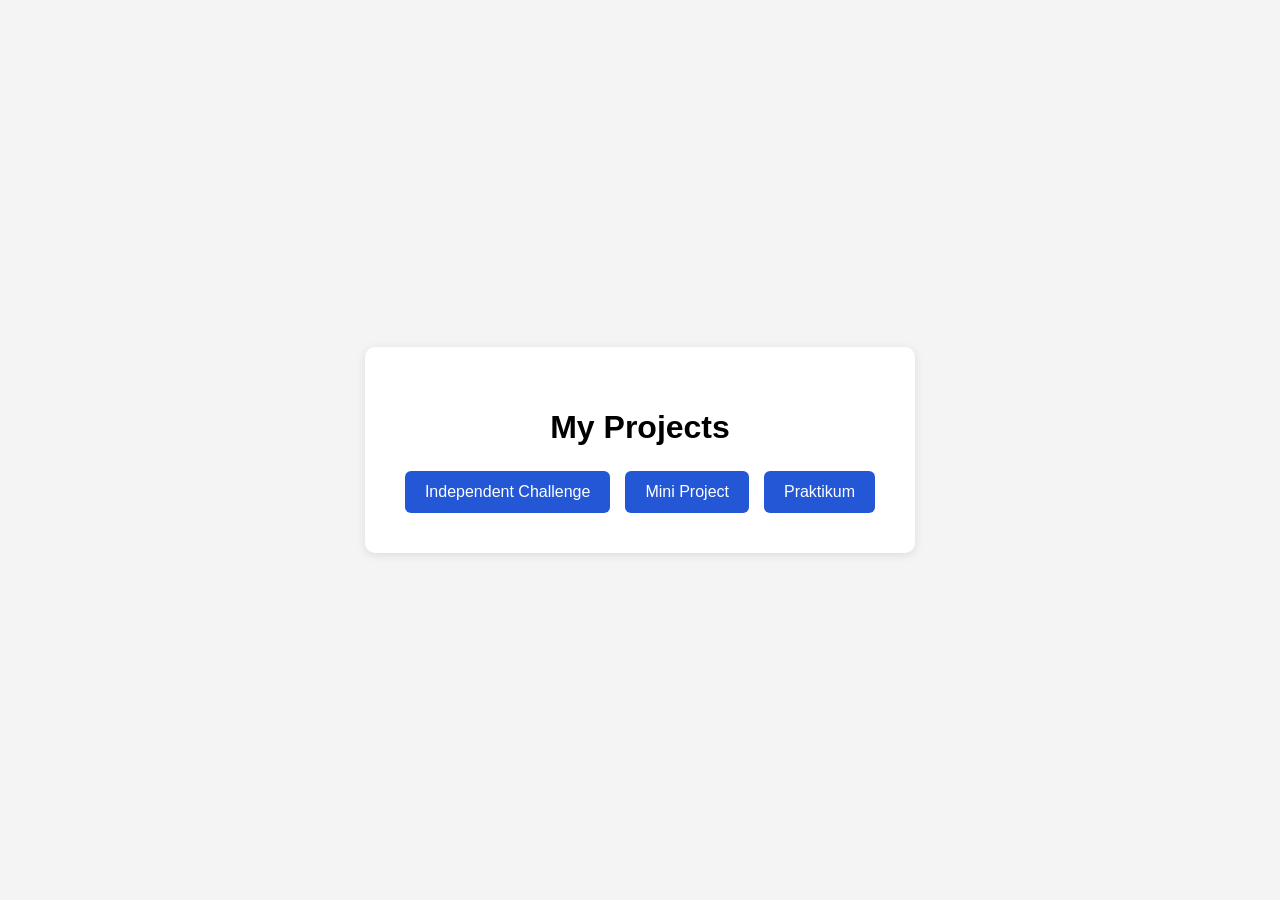
<file: index.html>
<!DOCTYPE html>
<html lang="en">
<head>
    <meta charset="UTF-8">
    <meta name="viewport" content="width=device-width, initial-scale=1.0">
    <title>Landing Page</title>

    <style>
        body {
            font-family: Arial, sans-serif;
            background: #f4f4f4;
            margin: 0;
            min-height: 100vh;
            display: flex;
            justify-content: center;
            align-items: center;
        }

        .container {
            background: white;
            padding: 40px;
            border-radius: 10px;
            text-align: center;
            box-shadow: 0 2px 10px rgba(0, 0, 0, 0.1);
        }

        h1 {
            margin-bottom: 25px;
        }

        .links {
            display: flex;
            gap: 15px;
        }

        a {
            text-decoration: none;
            color: white;
            background: #2457d6;
            padding: 12px 20px;
            border-radius: 6px;
        }

        a:hover {
            background: #193ca0;
        }
    </style>
</head>

<body>
    <div class="container">
        <h1>My Projects</h1>

        <div class="links">
            <a href="./independentChallenge/index.html">Independent Challenge</a>
            <a href="./mini-project/index.html">Mini Project</a>
            <a href="./praktikum/index.html">Praktikum</a>
        </div>
    </div>
</body>
</html>
</file>
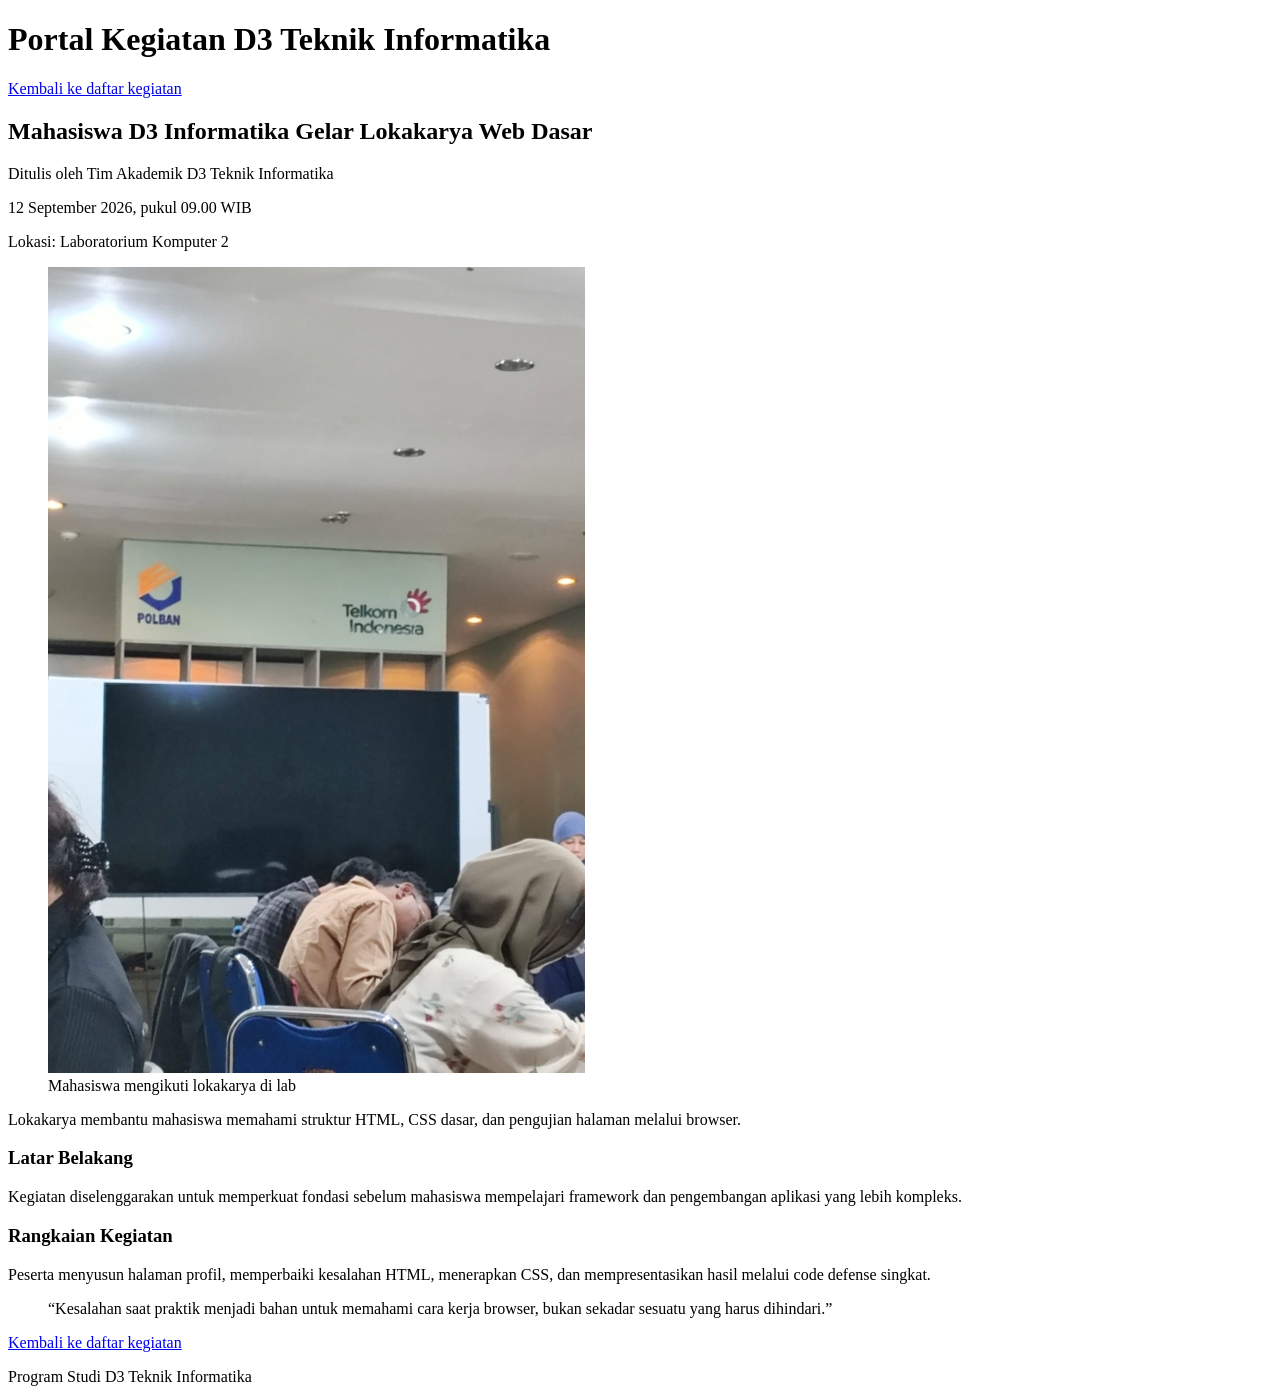
<file: independentChallenge/index.html>
<!doctype html>
<html lang="id">

<head>
    <meta charset="utf-8">
    <meta name="viewport" content="width=device-width, initial-scale=1">
    <title>Mahasiswa D3 Informatika Gelar Lokakarya Web Dasar</title>
</head>

<body>

    <header>
        <h1>Portal Kegiatan D3 Teknik Informatika</h1>
    </header>

    <nav>
        <a href="/independentChallenge/src/jadwal.html">Kembali ke daftar kegiatan</a>
    </nav>

    <main>
        <article>
            <header>
                <h2>Mahasiswa D3 Informatika Gelar Lokakarya Web Dasar</h2>
                <p>Ditulis oleh Tim Akademik D3 Teknik Informatika</p>
                <p><time datetime="2026-09-12T09:00:00+07:00">
                        12 September 2026, pukul 09.00 WIB </time></p>
                <p>Lokasi: Laboratorium Komputer 2</p>
            </header>
            <figure>
                <img src="assets/lokakarya-web.jpg" alt="Mahasiswa berdiskusi di depan komputer saat lokakarya web">
                <figcaption>Mahasiswa mengikuti lokakarya di lab</figcaption>
            </figure>
            <p>Lokakarya membantu mahasiswa memahami struktur HTML, CSS dasar, dan pengujian halaman melalui browser.
            </p>
            <section>
                <h3>Latar Belakang</h3>
                <p>Kegiatan diselenggarakan untuk memperkuat fondasi sebelum mahasiswa mempelajari framework dan
                    pengembangan aplikasi yang lebih kompleks.</p>
            </section>
            <section>
                <h3>Rangkaian Kegiatan</h3>
                <p>Peserta menyusun halaman profil, memperbaiki kesalahan HTML, menerapkan CSS, dan mempresentasikan
                    hasil melalui code defense singkat.</p>
            </section>
            <blockquote>
                <p>“Kesalahan saat praktik menjadi bahan untuk memahami cara kerja browser, bukan sekadar sesuatu yang harus
                    dihindari.”</p>
            </blockquote>
            <p><a href="/src/jadwal.html">Kembali ke daftar kegiatan</a></p>

        </article>
    </main>

    <footer>Program Studi D3 Teknik Informatika</footer>

</body>

</html>
</file>
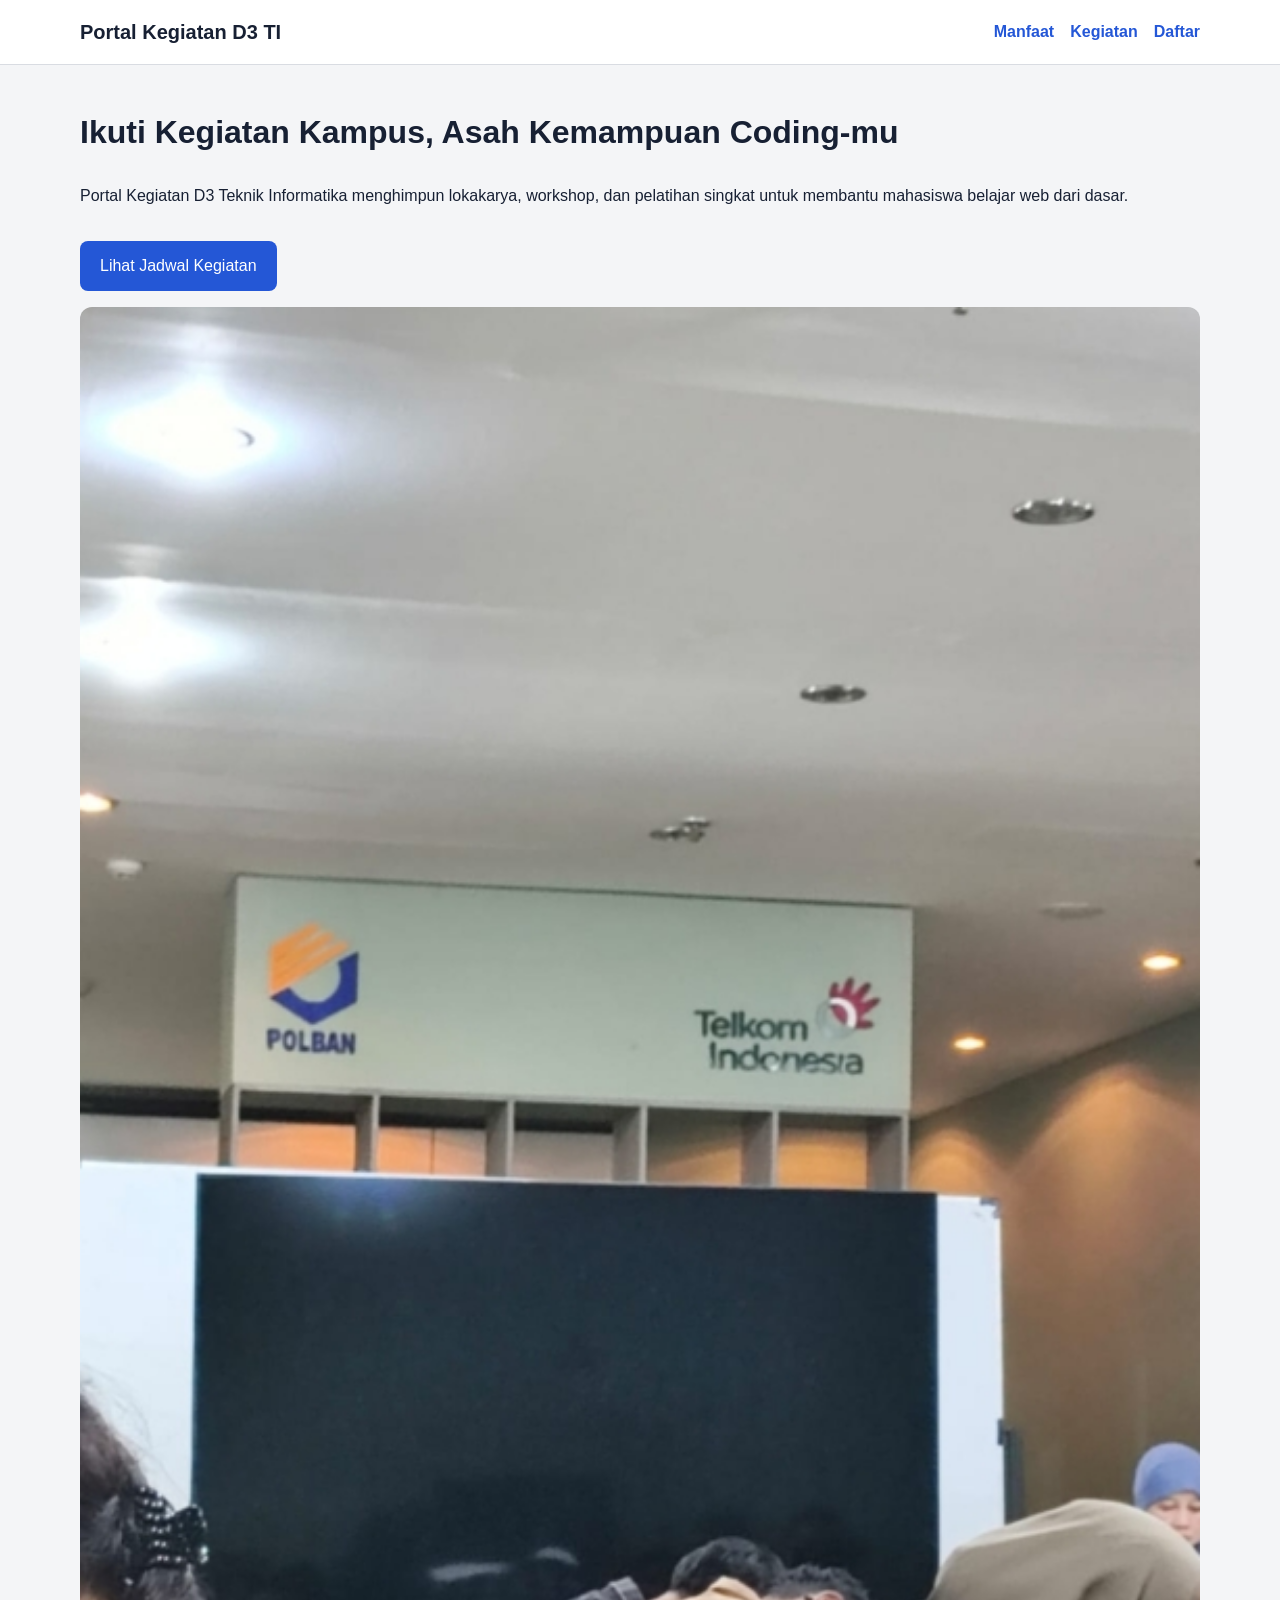
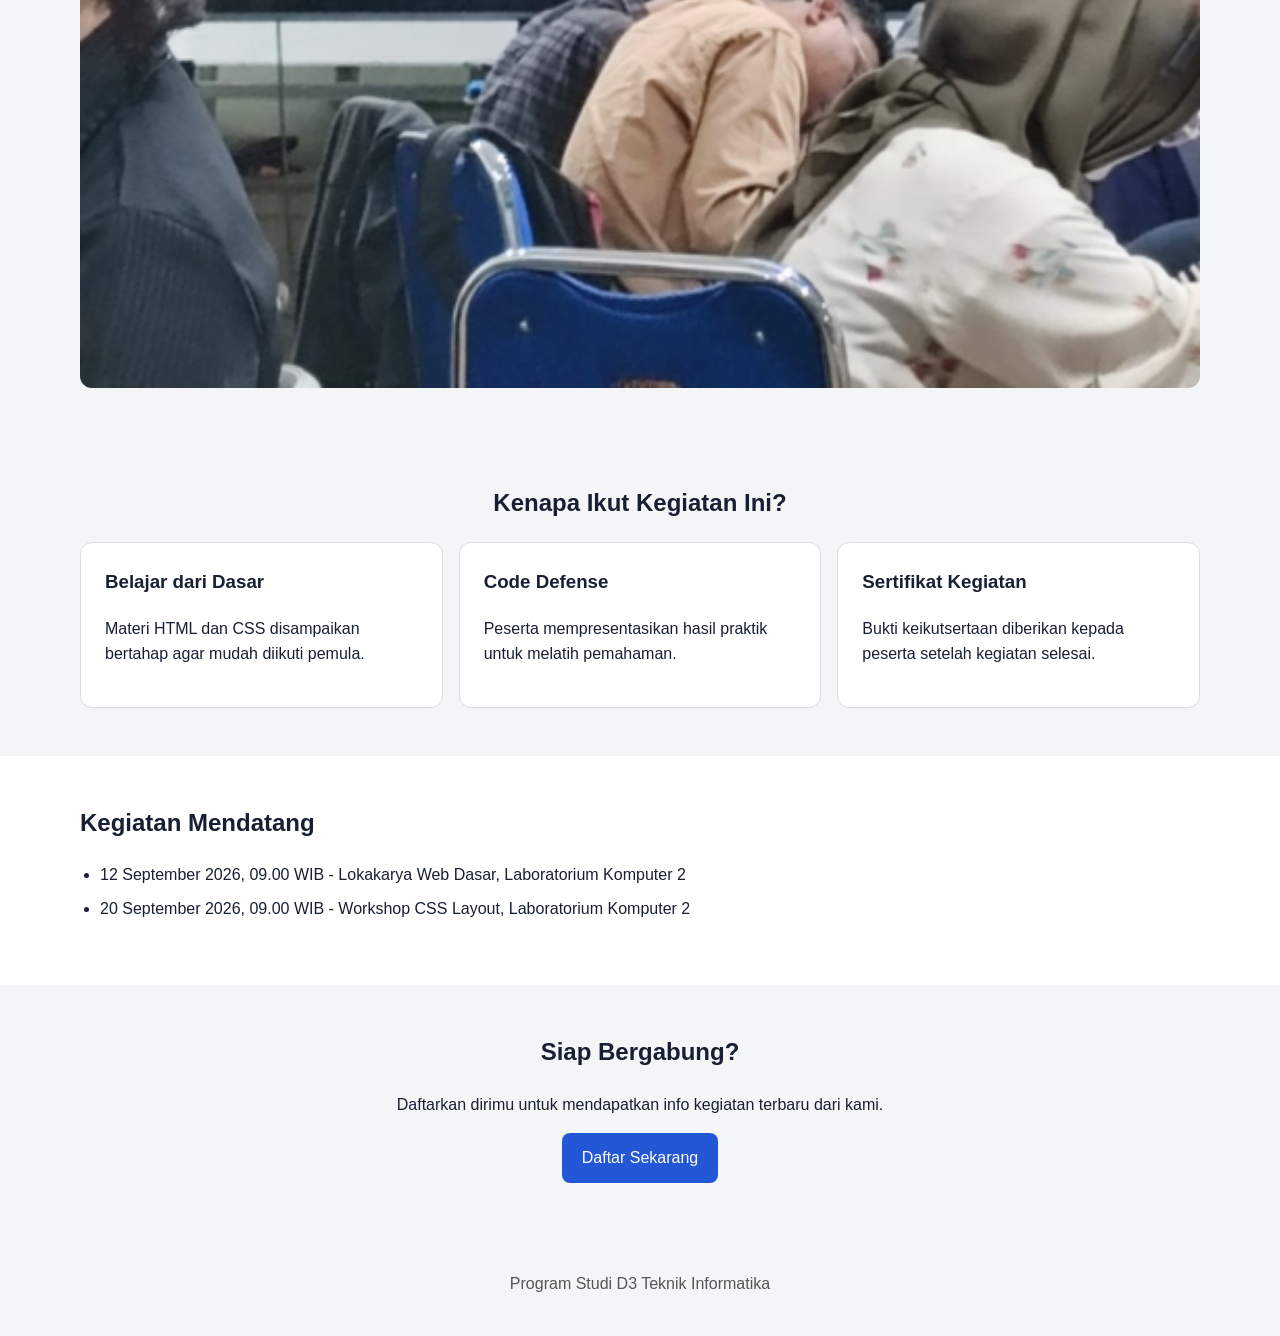
<file: mini-project/index.html>
<!doctype html>
<html lang="id">

<head>
    <meta charset="utf-8">
    <meta name="viewport" content="width=device-width, initial-scale=1">
    <title>Portal Kegiatan D3 Teknik Informatika</title>
    <link rel="stylesheet" href="css/style.css">
</head>

<body>

    <header class="site-header">
        <div class="container nav-wrapper">
            <a class="brand" href="#beranda">Portal Kegiatan D3 TI</a>
            <nav aria-label="Navigasi utama">
                <a class="nav-link" href="#manfaat">Manfaat</a>
                <a class="nav-link" href="#kegiatan">Kegiatan</a>
                <a class="nav-link" href="#daftar">Daftar</a>
            </nav>
        </div>
    </header>

    <main>
        <section id="beranda" class="hero">
            <div class="container hero-content">
                <h1>Ikuti Kegiatan Kampus, Asah Kemampuan Coding-mu</h1>
                <p>Portal Kegiatan D3 Teknik Informatika menghimpun lokakarya, workshop, dan
                    pelatihan singkat untuk membantu mahasiswa belajar web dari dasar.</p>
                <a class="button" href="#daftar">Lihat Jadwal Kegiatan</a>
                <img src="assets/lokakarya-web.jpg" alt="Mahasiswa berdiskusi di depan komputer saat lokakarya web">
            </div>
        </section>

        <section id="manfaat" class="features">
            <div class="container">
                <h2>Kenapa Ikut Kegiatan Ini?</h2>
                <div class="feature-list">
                    <article class="feature-card">
                        <h3>Belajar dari Dasar</h3>
                        <p>Materi HTML dan CSS disampaikan bertahap agar mudah diikuti pemula.</p>
                    </article>
                    <article class="feature-card">
                        <h3>Code Defense</h3>
                        <p>Peserta mempresentasikan hasil praktik untuk melatih pemahaman.</p>
                    </article>
                    <article class="feature-card">
                        <h3>Sertifikat Kegiatan</h3>
                        <p>Bukti keikutsertaan diberikan kepada peserta setelah kegiatan selesai.</p>
                    </article>
                </div>
            </div>
        </section>

        <section id="kegiatan" class="schedule">
            <div class="container">
                <h2>Kegiatan Mendatang</h2>
                <ul class="schedule-list">
                    <li><time datetime="2026-09-12T09:00">12 September 2026, 09.00 WIB</time> -
                        Lokakarya Web Dasar, Laboratorium Komputer 2</li>
                    <li><time datetime="2026-09-20T09:00">20 September 2026, 09.00 WIB</time> -
                        Workshop CSS Layout, Laboratorium Komputer 2</li>
                </ul>
            </div>
        </section>

        <section id="daftar" class="cta">
            <div class="container">
                <h2>Siap Bergabung?</h2>
                <p>Daftarkan dirimu untuk mendapatkan info kegiatan terbaru dari kami.</p>
                <a class="button" href="mailto:zakyshyadra@gmail.com">Daftar Sekarang</a>
            </div>
        </section>
    </main>

    <footer class="site-footer">
        <div class="container">
            <p>Program Studi D3 Teknik Informatika</p>
        </div>
    </footer>

</body>

</html>
</file>
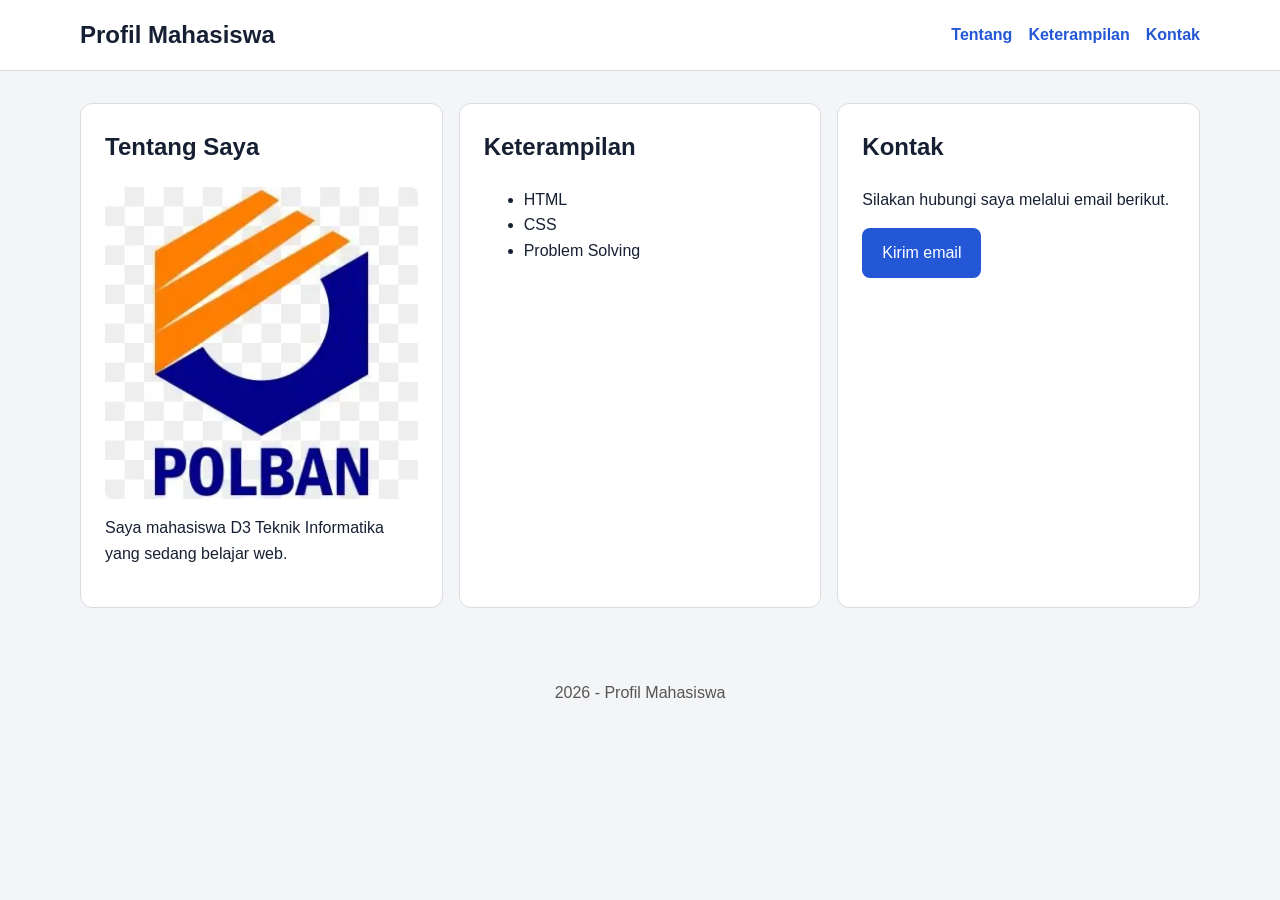
<file: praktikum/index.html>
<!doctype html>
<html lang="id">

<head>
    <meta charset="utf-8">
    <meta name="viewport" content="width=device-width, initial-scale=1">
    <title>Profil Mahasiswa</title>
    <link rel="stylesheet" href="css/style.css">
</head>

<body>

    <header class="site-header">
        <div class="container nav-wrapper">
            <h1>Profil Mahasiswa</h1>
            <nav aria-label="Navigasi utama">
                <a class="nav-link" href="#tentang">Tentang</a>
                <a class="nav-link" href="#keterampilan">Keterampilan</a>
                <a class="nav-link" href="#kontak">Kontak</a>
            </nav>
        </div>
    </header>

    <main class="container">
        <div class="card-list">
            <section id="tentang" class="card">
                <h2>Tentang Saya</h2>
                <img src="assets/kampus.jpg" alt="Foto profil mahasiswa D3 Teknik Informatika">
                <p>Saya mahasiswa D3 Teknik Informatika yang sedang belajar web.</p>
            </section>

            <section id="keterampilan" class="card">
                <h2>Keterampilan</h2>
                <ul>
                    <li>HTML</li>
                    <li>CSS</li>
                    <li>Problem Solving</li>
                </ul>
            </section>

            <section id="kontak" class="card">
                <h2>Kontak</h2>
                <p>Silakan hubungi saya melalui email berikut.</p>
                <a class="button" href="mailto:zakyshadra@gmail.com">Kirim email</a>
            </section>
        </div>
    </main>

    <footer class="site-footer">
        <p>2026 - Profil Mahasiswa</p>
    </footer>

</body>

</html>
</file>
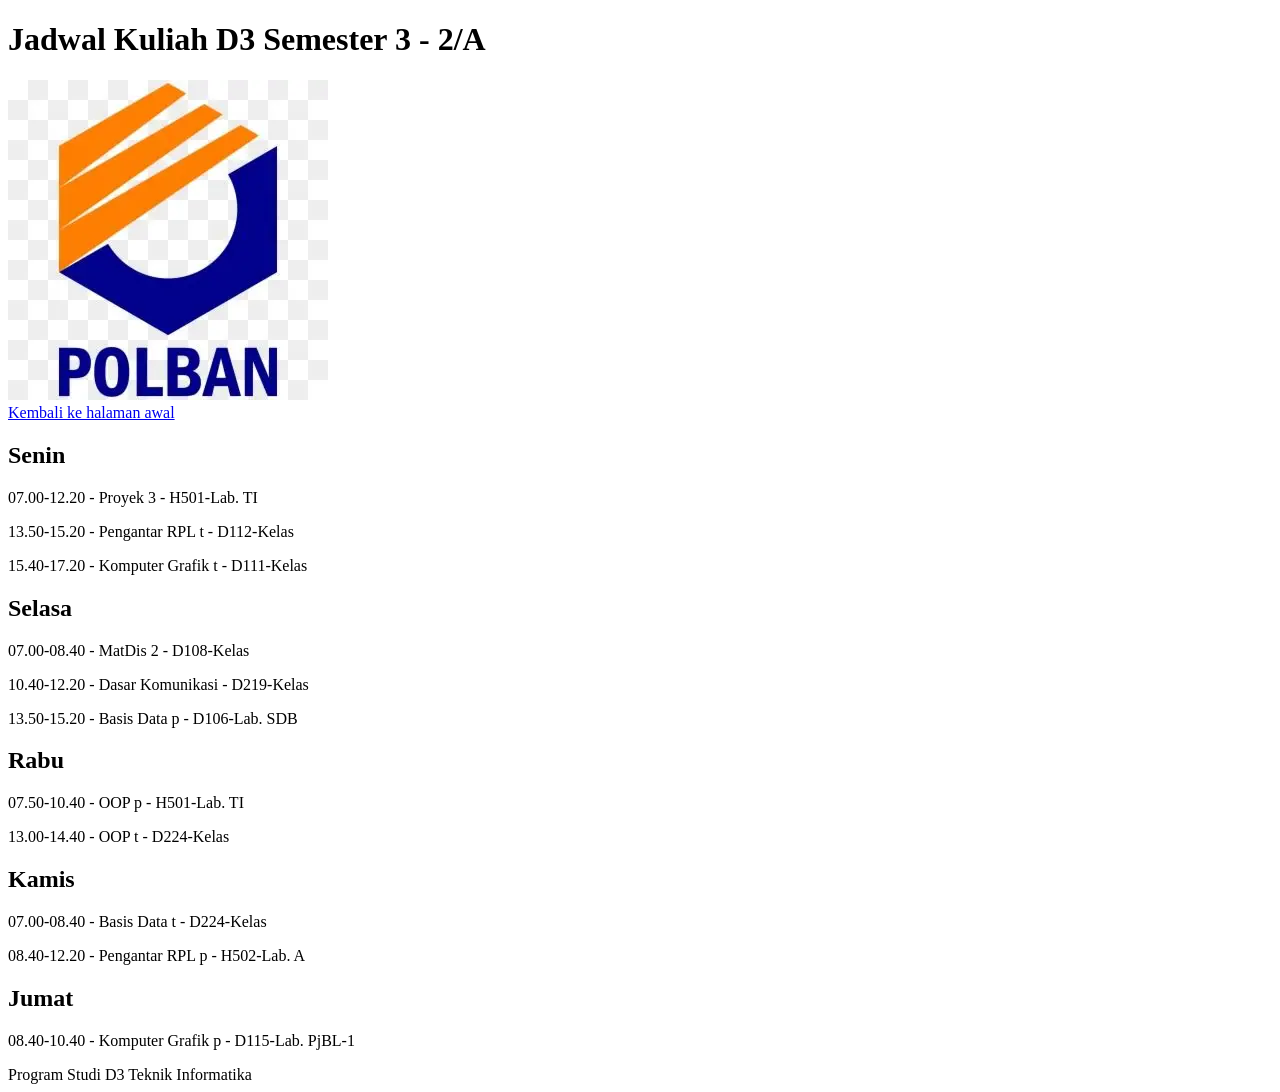
<file: src/jadwal.html>
<!doctype html>
<html lang="id">

<head>
    <meta charset="utf-8">
    <meta name="viewport" content="width=device-width, initial-scale=1">
    <title>Jadwal Kuliah D3 Semester 3 - 2/A</title>
</head>

<body>

    <header>
        <h1>Jadwal Kuliah D3 Semester 3 - 2/A</h1>
    </header>

    <img src="../assets/kampus.jpg" alt="">

    <nav>
        <a href="../index.html">Kembali ke halaman awal</a>
    </nav>

    <main>

        <section>
            <h2>Senin</h2>
            <p>07.00-12.20 - Proyek 3 - H501-Lab. TI</p>
            <p>13.50-15.20 - Pengantar RPL t - D112-Kelas</p>
            <p>15.40-17.20 - Komputer Grafik t - D111-Kelas</p>
        </section>

        <section>
            <h2>Selasa</h2>
            <p>07.00-08.40 - MatDis 2 - D108-Kelas</p>
            <p>10.40-12.20 - Dasar Komunikasi - D219-Kelas</p>
            <p>13.50-15.20 - Basis Data p - D106-Lab. SDB</p>
        </section>

        <section>
            <h2>Rabu</h2>
            <p>07.50-10.40 - OOP p - H501-Lab. TI</p>
            <p>13.00-14.40 - OOP t - D224-Kelas</p>
        </section>

        <section>
            <h2>Kamis</h2>
            <p>07.00-08.40 - Basis Data t - D224-Kelas</p>
            <p>08.40-12.20 - Pengantar RPL p - H502-Lab. A</p>
        </section>

        <section>
            <h2>Jumat</h2>
            <p>08.40-10.40 - Komputer Grafik p - D115-Lab. PjBL-1</p>
        </section>

    </main>

    <footer>
        Program Studi D3 Teknik Informatika
    </footer>

</body>

</html>
</file>
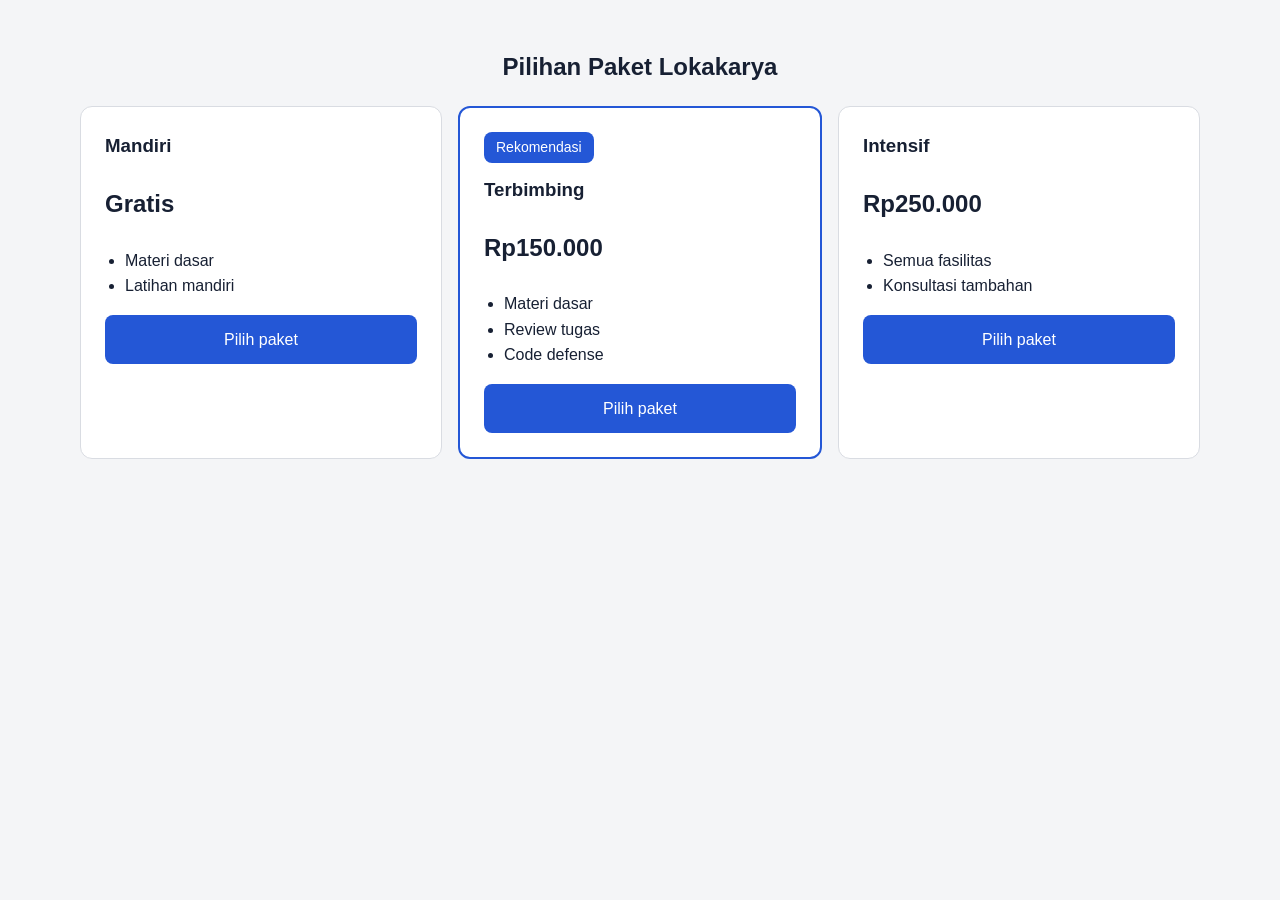
<file: independentChallenge/src/pricing.html>
<!DOCTYPE html>
<html lang="en">
<head>
    <meta charset="UTF-8">
    <meta name="viewport" content="width=device-width, initial-scale=1.0">
    <title>Pricing Card</title>
    <link rel="stylesheet" href="../css/pricing.css">
</head>
<body>
    <section class="pricing" aria-labelledby="pricing-title">
    <div class="container">
        <h2 id="pricing-title">Pilihan Paket Lokakarya</h2>

        <div class="pricing-list">
            <article class="price-card">
                <h3>Mandiri</h3>
                <p class="price">Gratis</p>
                <ul>
                    <li>Materi dasar</li>
                    <li>Latihan mandiri</li>
                </ul>
                <a class="button" href="#daftar">Pilih paket</a>
            </article>

            <article class="price-card price-card--featured">
                <p class="badge">Rekomendasi</p>
                <h3>Terbimbing</h3>
                <p class="price">Rp150.000</p>
                <ul>
                    <li>Materi dasar</li>
                    <li>Review tugas</li>
                    <li>Code defense</li>
                </ul>
                <a class="button" href="#daftar">Pilih paket</a>
            </article>

            <article class="price-card">
                <h3>Intensif</h3>
                <p class="price">Rp250.000</p>
                <ul>
                    <li>Semua fasilitas</li>
                    <li>Konsultasi tambahan</li>
                </ul>
                <a class="button" href="#daftar">Pilih paket</a>
            </article>
        </div>
    </div>
</section>
</body>
</html>
</file>
<file: mini-project/css/style.css>
:root {
    --color-primary: #2457d6;
    --color-primary-dark: #193ca0;
    --color-text: #172033;
    --color-background: #f4f5f7;
    --spacing: 1rem;
}

* {
    box-sizing: border-box;
}

body {
    margin: 0;
    font: 1rem/1.6 Arial, sans-serif;
    color: var(--color-text);
    background: var(--color-background);
}

.container {
    width: min(100% - 2rem, 1120px);
    margin-inline: auto;
}

.site-header {
    background: white;
    border-bottom: 1px solid #d9dce2;
    padding-block: 1rem;
}

.nav-wrapper {
    display: flex;
    flex-direction: column;
    gap: .75rem;
}

.brand {
    color: var(--color-text);
    font-weight: bold;
    font-size: 1.25rem;
    text-decoration: none;
}

nav {
    display: flex;
    flex-wrap: wrap;
    gap: 1rem;
}

.nav-link {
    color: var(--color-primary);
    text-decoration: none;
    font-weight: bold;
}

.nav-link:hover {
    color: var(--color-primary-dark);
}

.nav-link:focus-visible,
.brand:focus-visible {
    outline: 3px solid #f4b000;
    outline-offset: 3px;
}

.hero {
    padding-block: 3rem;
}

.hero-content {
    display: flex;
    flex-direction: column;
    gap: 1rem;
}

.hero h1 {
    margin: 0;
    font-size: 2rem;
    line-height: 1.2;
}

.hero img {
    max-width: 100%;
    height: auto;
    display: block;
    border-radius: 12px;
}

.button {
    display: inline-block;
    align-self: flex-start;
    padding: .75rem 1.25rem;
    color: white;
    background: var(--color-primary);
    border-radius: .5rem;
    text-decoration: none;
}

.button:hover {
    background: var(--color-primary-dark);
}

.button:focus-visible {
    outline: 3px solid #f4b000;
    outline-offset: 3px;
}

.features {
    padding-block: 3rem;
}

.features h2 {
    text-align: center;
    margin-top: 0;
}

.feature-list {
    display: flex;
    flex-direction: column;
    flex-wrap: wrap;
    gap: var(--spacing);
}

.feature-card {
    background: white;
    border: 1px solid #d9dce2;
    border-radius: 12px;
    padding: 1.5rem;
    flex: 1;
}

.feature-card h3 {
    margin-top: 0;
}

.schedule {
    padding-block: 3rem;
    background: white;
}

.schedule h2 {
    margin-top: 0;
}

.schedule-list {
    padding-left: 1.25rem;
}

.schedule-list li {
    margin-bottom: .5rem;
}

.cta {
    padding-block: 3rem;
    text-align: center;
}

.cta h2 {
    margin-top: 0;
}

.site-footer {
    text-align: center;
    padding-block: 1.5rem;
    color: #555;
}

@media (min-width: 768px) {
    .nav-wrapper {
        flex-direction: row;
        justify-content: space-between;
        align-items: center;
    }

    .feature-list {
        flex-direction: row;
    }
}
</file>
<file: praktikum/css/style.css>
:root {
    --color-primary: #2457d6;
    --color-primary-dark: #193ca0;
    --color-text: #172033;
    --color-background: #f4f5f7;
    --spacing: 1rem;
}

* {
    box-sizing: border-box;
}

body {
    margin: 0;
    font: 1rem/1.6 Arial, sans-serif;
    color: var(--color-text);
    background: var(--color-background);
}

.container {
    width: min(100% - 2rem, 1120px);
    margin-inline: auto;
}

.site-header {
    background: white;
    border-bottom: 1px solid #d9dce2;
    padding-block: 1rem;
}

.nav-wrapper {
    display: flex;
    flex-direction: column;
    gap: .75rem;
}

.site-header h1 {
    margin: 0;
    font-size: 1.5rem;
}

nav {
    display: flex;
    flex-wrap: wrap;
    gap: 1rem;
}

.nav-link {
    color: var(--color-primary);
    text-decoration: none;
    font-weight: bold;
}

.nav-link:hover {
    color: var(--color-primary-dark);
}

.nav-link:focus-visible {
    outline: 3px solid #f4b000;
    outline-offset: 3px;
}

main {
    padding-block: 2rem;
}

.card-list {
    display: flex;
    flex-direction: column;
    gap: var(--spacing);
}

.card {
    background: white;
    border: 1px solid #d9dce2;
    border-radius: 12px;
    padding: 1.5rem;
}

.card h2 {
    margin-top: 0;
}

.card img {
    max-width: 100%;
    height: auto;
    display: block;
    border-radius: 8px;
    margin-bottom: 1rem;
}

.button {
    display: inline-block;
    padding: .75rem 1.25rem;
    color: white;
    background: var(--color-primary);
    border-radius: .5rem;
    text-decoration: none;
}

.button:hover {
    background: var(--color-primary-dark);
}

.button:focus-visible {
    outline: 3px solid #f4b000;
    outline-offset: 3px;
}

.site-footer {
    text-align: center;
    padding-block: 1.5rem;
    color: #555;
}

@media (min-width: 768px) {
    .nav-wrapper {
        flex-direction: row;
        justify-content: space-between;
        align-items: center;
    }

    .card-list {
        flex-direction: row;
    }

    .card {
        flex: 1;
    }
}
</file>
<file: independentChallenge/css/pricing.css>
:root {
    --color-primary: #2457d6;
    --color-primary-dark: #193ca0;
    --color-text: #172033;
    --color-background: #f4f5f7;
    --color-border: #d9dce2;
    --spacing: 1rem;
}

* {
    box-sizing: border-box;
}

body {
    margin: 0;
    font: 1rem/1.6 Arial, sans-serif;
    color: var(--color-text);
    background: var(--color-background);
}

.container {
    width: min(100% - 2rem, 1120px);
    margin-inline: auto;
}

.pricing {
    padding-block: 3rem;
}

.pricing h2 {
    margin-top: 0;
    text-align: center;
}

.pricing-list {
    display: flex;
    flex-direction: column;
    gap: var(--spacing);
}

.price-card {
    padding: 1.5rem;
    background: white;
    border: 1px solid var(--color-border);
    border-radius: 12px;
}

.price-card--featured {
    border: 2px solid var(--color-primary);
}

.price-card h3 {
    margin-top: 0;
}

.price {
    font-size: 1.5rem;
    font-weight: bold;
}

.price-card ul {
    padding-left: 1.25rem;
}

.badge {
    display: inline-block;
    margin: 0 0 .75rem;
    padding: .25rem .75rem;
    color: white;
    background: var(--color-primary);
    border-radius: .5rem;
    font-size: .875rem;
}

.button {
    display: block;
    width: 100%;
    padding: .75rem 1.25rem;
    color: white;
    background: var(--color-primary);
    border-radius: .5rem;
    text-align: center;
    text-decoration: none;
}

.button:hover {
    background: var(--color-primary-dark);
}

.button:focus-visible {
    outline: 3px solid #f4b000;
    outline-offset: 3px;
}

@media (min-width: 768px) {
    .pricing-list {
        flex-direction: row;
        align-items: stretch;
    }

    .price-card {
        flex: 1;
    }
}
</file>
